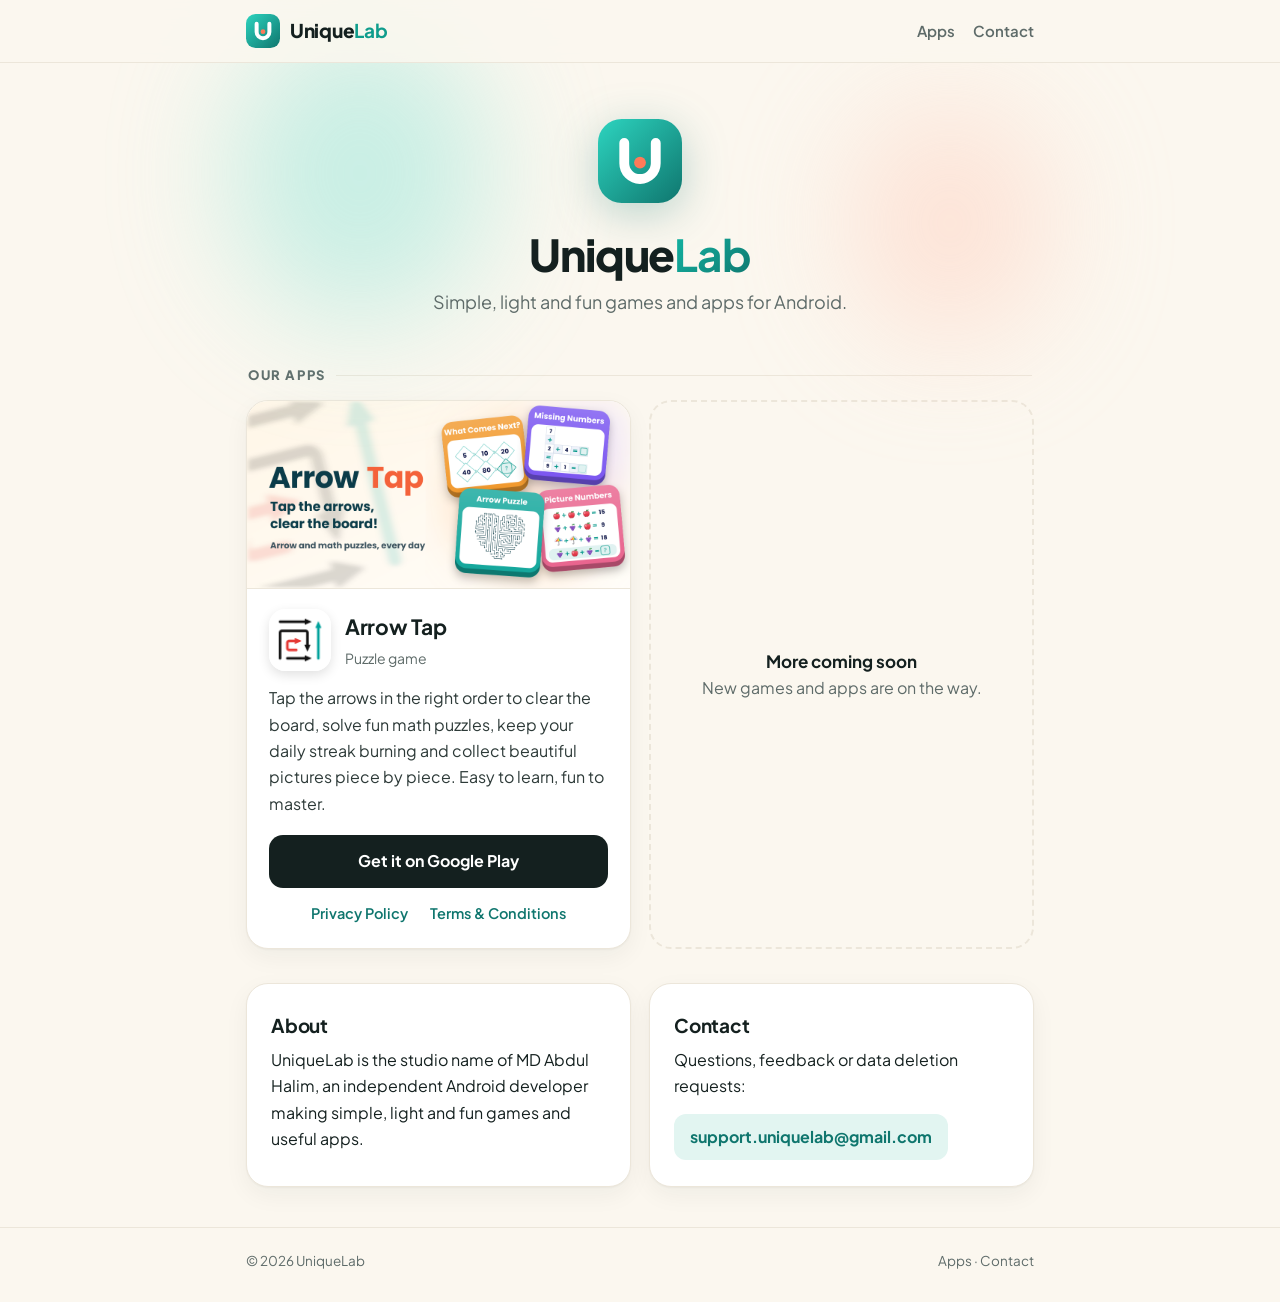
<file: index.html>
<!doctype html><html lang="en"><head><meta charset="utf-8"><meta name="viewport" content="width=device-width,initial-scale=1">
<link rel="icon" href="/logo.svg" type="image/svg+xml"><link rel="icon" href="/favicon-48.png" sizes="48x48" type="image/png"><link rel="apple-touch-icon" href="/apple-touch-icon.png"><meta name="theme-color" content="#FBF7EF">
<link rel="preconnect" href="https://fonts.googleapis.com"><link rel="preconnect" href="https://fonts.gstatic.com" crossorigin><link href="https://fonts.googleapis.com/css2?family=Plus+Jakarta+Sans:wght@400;600;700;800&amp;display=swap" rel="stylesheet">
<link rel="stylesheet" href="/style.css">
<title>UniqueLab – Games &amp; Apps for Android</title>
<meta name="description" content="UniqueLab makes simple, light and fun games and useful apps for Android.">
<meta property="og:title" content="UniqueLab – Games &amp; Apps"><meta property="og:description" content="Simple, light and fun games and apps for Android."><meta property="og:image" content="https://uniquelabapps.com/arrow-tap-banner.png">
<style>
.hero{position:relative;z-index:0;text-align:center;padding:56px 0 40px}
.hero:before,.hero:after{content:"";position:absolute;border-radius:50%;filter:blur(60px);opacity:.55;z-index:-1}
.hero:before{width:260px;height:300px;background:#9FE8DC;left:-16px;top:-40px}
.hero:after{width:200px;height:240px;background:#FFD2C2;right:-16px;top:40px}
.hero .mark{width:84px;height:84px;filter:drop-shadow(0 10px 22px rgba(15,118,110,.28))}
.hero h1{font-size:44px;font-weight:800;letter-spacing:-1.2px;margin:18px 0 6px}
.hero h1 b{background:linear-gradient(135deg,#14B8A6,#0F766E);-webkit-background-clip:text;background-clip:text;color:transparent}
.hero p{color:var(--mut);font-size:18px;max-width:440px;margin:0 auto}
.label{display:flex;align-items:center;gap:10px;font-size:13px;font-weight:800;letter-spacing:1.6px;color:var(--mut);text-transform:uppercase;margin:8px 2px 14px}
.label:after{content:"";flex:1;height:1px;background:var(--line)}
.apps{display:grid;gap:18px}
.app{overflow:hidden;padding:0;transition:transform .2s,box-shadow .2s}
.app:hover{transform:translateY(-3px);box-shadow:0 14px 34px rgba(20,32,31,.10)}
.app img.banner{display:block;width:100%;height:auto;border-bottom:1px solid var(--line)}
.app .body{padding:20px 22px 22px}
.row{display:flex;gap:14px;align-items:center}
.row img{width:62px;height:62px;border-radius:16px;box-shadow:0 4px 12px rgba(0,0,0,.12)}
.row h3{margin:0;font-size:21px;letter-spacing:-.3px}.row p{margin:2px 0 0;color:var(--mut);font-size:14px}
.desc{margin:14px 0 18px;color:#2D3A38}
.btn{display:flex;align-items:center;justify-content:center;gap:8px;width:100%;background:var(--ink);color:#fff;text-decoration:none;font-weight:700;padding:13px 20px;border-radius:14px}
.btn.off{background:#E9E4D9;color:#6C7573;cursor:default}
.links{display:flex;justify-content:center;gap:22px;margin-top:14px;font-size:14.5px;font-weight:600}
.links a{text-decoration:none}
.next{display:flex;flex-direction:column;align-items:center;justify-content:center;text-align:center;min-height:120px;border:2px dashed var(--line);border-radius:22px;color:var(--mut);padding:24px}
.next b{color:var(--ink);font-size:17px}
.duo{display:grid;gap:18px;margin-top:34px}
.duo h2{margin-top:0}
.mail{display:inline-flex;align-items:center;gap:8px;font-weight:700;text-decoration:none;background:#E2F5F1;padding:10px 16px;border-radius:12px;margin-top:4px;word-break:break-all}
@media(min-width:720px){.apps,.duo{grid-template-columns:1fr 1fr}}
@media(max-width:480px){.hero{padding:40px 0 30px}.hero h1{font-size:36px}.hero p{font-size:16.5px}}
</style></head><body>
<header class="top"><div class="wrap"><a class="brand" href="/"><img src="/logo.svg" alt=""><span>Unique<b>Lab</b></span></a><nav class="nav"><a href="/#apps">Apps</a><a href="/#contact">Contact</a></nav></div></header>
<div class="wrap">
<section class="hero"><img class="mark" src="/logo.svg" alt="UniqueLab logo"><h1>Unique<b>Lab</b></h1><p>Simple, light and fun games and apps for Android.</p></section>

<div class="label" id="apps">Our Apps</div>
<div class="apps">

<!-- ===== APP: Arrow Tap ===== -->
<div class="card app">
<a href="https://play.google.com/store/apps/details?id=com.uniquelab.arrowtap" target="_blank" rel="noopener"><img class="banner" src="/arrow-tap-banner.png?v=3" alt="Arrow Tap: Brain Puzzle Game"></a>
<div class="body">
<div class="row"><img src="/arrow-tap-icon.png?v=2" alt="Arrow Tap icon"><div><h3>Arrow Tap</h3><p>Puzzle game</p></div></div>
<p class="desc">Tap the arrows in the right order to clear the board, solve fun math puzzles, keep your daily streak burning and collect beautiful pictures piece by piece. Easy to learn, fun to master.</p>
<a class="btn" href="https://play.google.com/store/apps/details?id=com.uniquelab.arrowtap" target="_blank" rel="noopener">Get it on Google Play</a>
<div class="links"><a href="/arrowtap-privacy.html">Privacy Policy</a><a href="/arrowtap-terms.html">Terms &amp; Conditions</a></div>
</div></div>
<!-- ===== END APP ===== -->

<div class="next"><b>More coming soon</b><span>New games and apps are on the way.</span></div>
</div>

<div class="duo">
<div class="card"><h2>About</h2><p style="margin:0">UniqueLab is the studio name of MD Abdul Halim, an independent Android developer making simple, light and fun games and useful apps.</p></div>
<div class="card" id="contact"><h2>Contact</h2><p style="margin:0 0 10px">Questions, feedback or data deletion requests:</p><a class="mail" href="mailto:support.uniquelab@gmail.com">support.uniquelab@gmail.com</a></div>
</div>
</div>
<div style="height:40px"></div>
<footer><div class="wrap"><span>© 2026 UniqueLab</span><span><a href="/#apps">Apps</a> · <a href="/#contact">Contact</a></span></div></footer>
</body></html>
</file>
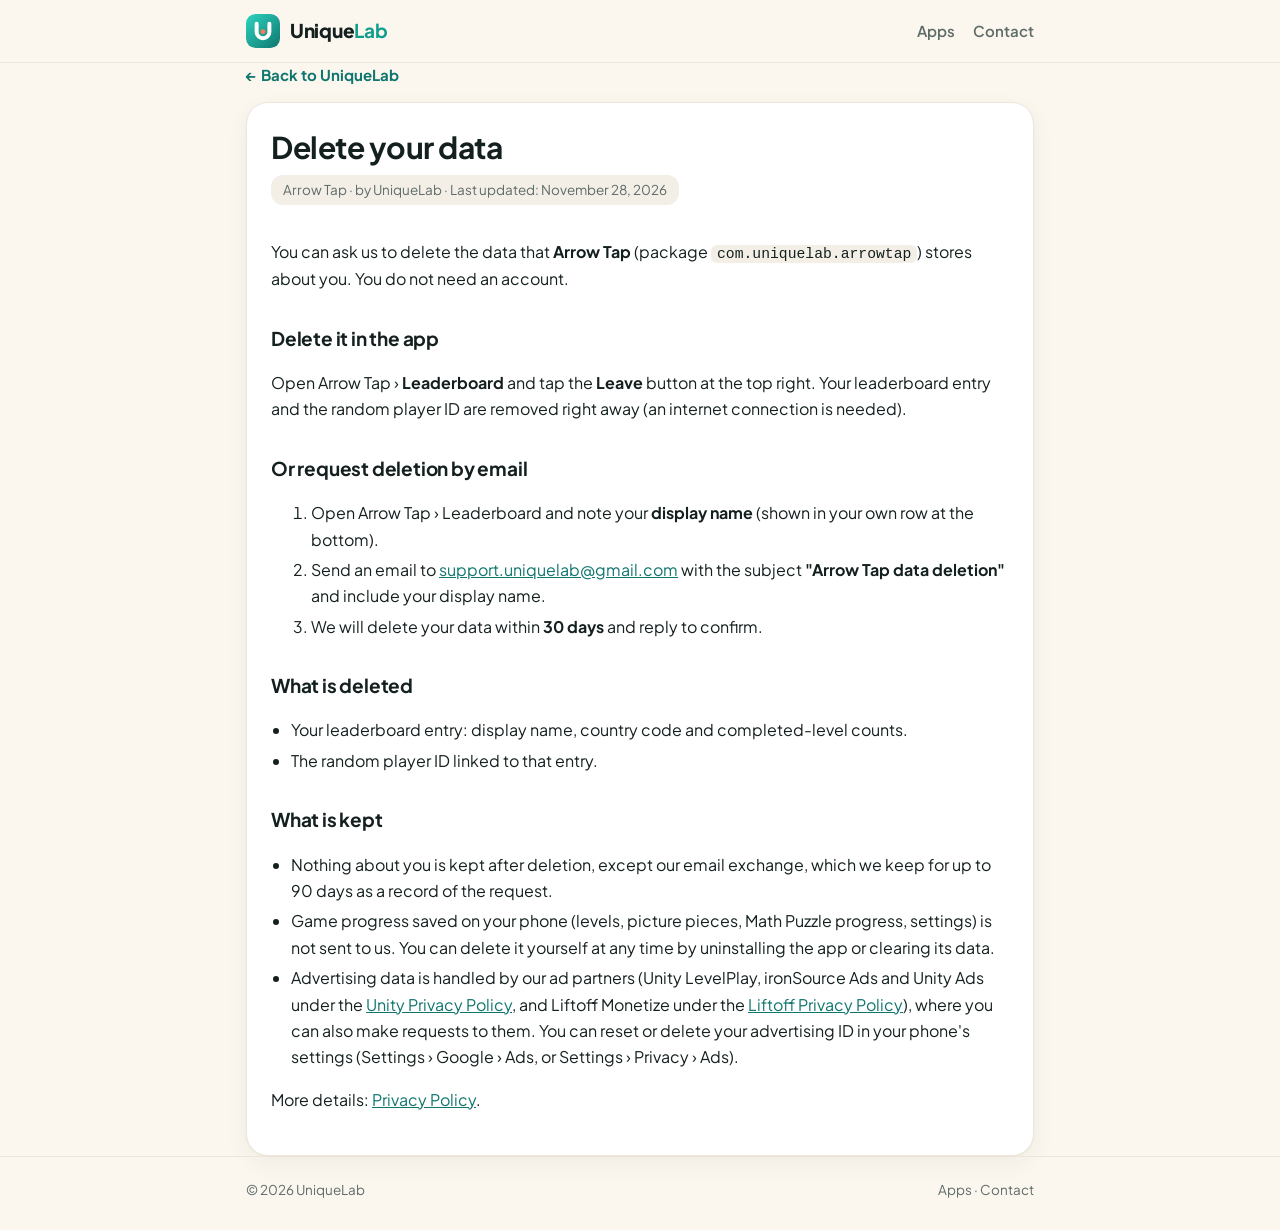
<file: arrowtap-delete-data.html>
<!doctype html><html lang="en"><head><meta charset="utf-8"><meta name="viewport" content="width=device-width,initial-scale=1">
<link rel="icon" href="/logo.svg" type="image/svg+xml"><link rel="icon" href="/favicon-48.png" sizes="48x48" type="image/png"><link rel="apple-touch-icon" href="/apple-touch-icon.png"><meta name="theme-color" content="#FBF7EF">
<link rel="preconnect" href="https://fonts.googleapis.com"><link rel="preconnect" href="https://fonts.gstatic.com" crossorigin><link href="https://fonts.googleapis.com/css2?family=Plus+Jakarta+Sans:wght@400;600;700;800&amp;display=swap" rel="stylesheet">
<link rel="stylesheet" href="/style.css">
<title>Arrow Tap – Delete your data</title></head><body>
<header class="top"><div class="wrap"><a class="brand" href="/"><img src="/logo.svg" alt=""><span>Unique<b>Lab</b></span></a><nav class="nav"><a href="/#apps">Apps</a><a href="/#contact">Contact</a></nav></div></header>
<main class="wrap"><p class="back"><a href="/">← Back to UniqueLab</a></p><div class="card">
<h1>Delete your data</h1><div class="meta">Arrow Tap · by UniqueLab · Last updated: November 28, 2026</div>
<p>You can ask us to delete the data that <b>Arrow Tap</b> (package <code>com.uniquelab.arrowtap</code>) stores about you. You do not need an account.</p>

<h2>Delete it in the app</h2>
<p>Open Arrow Tap › <b>Leaderboard</b> and tap the <b>Leave</b> button at the top right. Your leaderboard entry and the random player ID are removed right away (an internet connection is needed).</p>

<h2>Or request deletion by email</h2>
<ol>
<li>Open Arrow Tap › Leaderboard and note your <b>display name</b> (shown in your own row at the bottom).</li>
<li>Send an email to <a href="mailto:support.uniquelab@gmail.com?subject=Arrow%20Tap%20data%20deletion">support.uniquelab@gmail.com</a> with the subject <b>"Arrow Tap data deletion"</b> and include your display name.</li>
<li>We will delete your data within <b>30 days</b> and reply to confirm.</li>
</ol>

<h2>What is deleted</h2>
<ul>
<li>Your leaderboard entry: display name, country code and completed-level counts.</li>
<li>The random player ID linked to that entry.</li>
</ul>

<h2>What is kept</h2>
<ul>
<li>Nothing about you is kept after deletion, except our email exchange, which we keep for up to 90 days as a record of the request.</li>
<li>Game progress saved on your phone (levels, picture pieces, Math Puzzle progress, settings) is not sent to us. You can delete it yourself at any time by uninstalling the app or clearing its data.</li>
<li>Advertising data is handled by our ad partners (Unity LevelPlay, ironSource Ads and Unity Ads under the <a href="https://unity.com/legal/game-player-and-app-user-privacy-policy">Unity Privacy Policy</a>, and Liftoff Monetize under the <a href="https://liftoff.io/privacy-policy/">Liftoff Privacy Policy</a>), where you can also make requests to them. You can reset or delete your advertising ID in your phone's settings (Settings › Google › Ads, or Settings › Privacy › Ads).</li>
</ul>

<p>More details: <a href="/arrowtap-privacy.html">Privacy Policy</a>.</p>
</div></main>
<footer><div class="wrap"><span>© 2026 UniqueLab</span><span><a href="/#apps">Apps</a> · <a href="/#contact">Contact</a></span></div></footer>
</body></html>
</file>
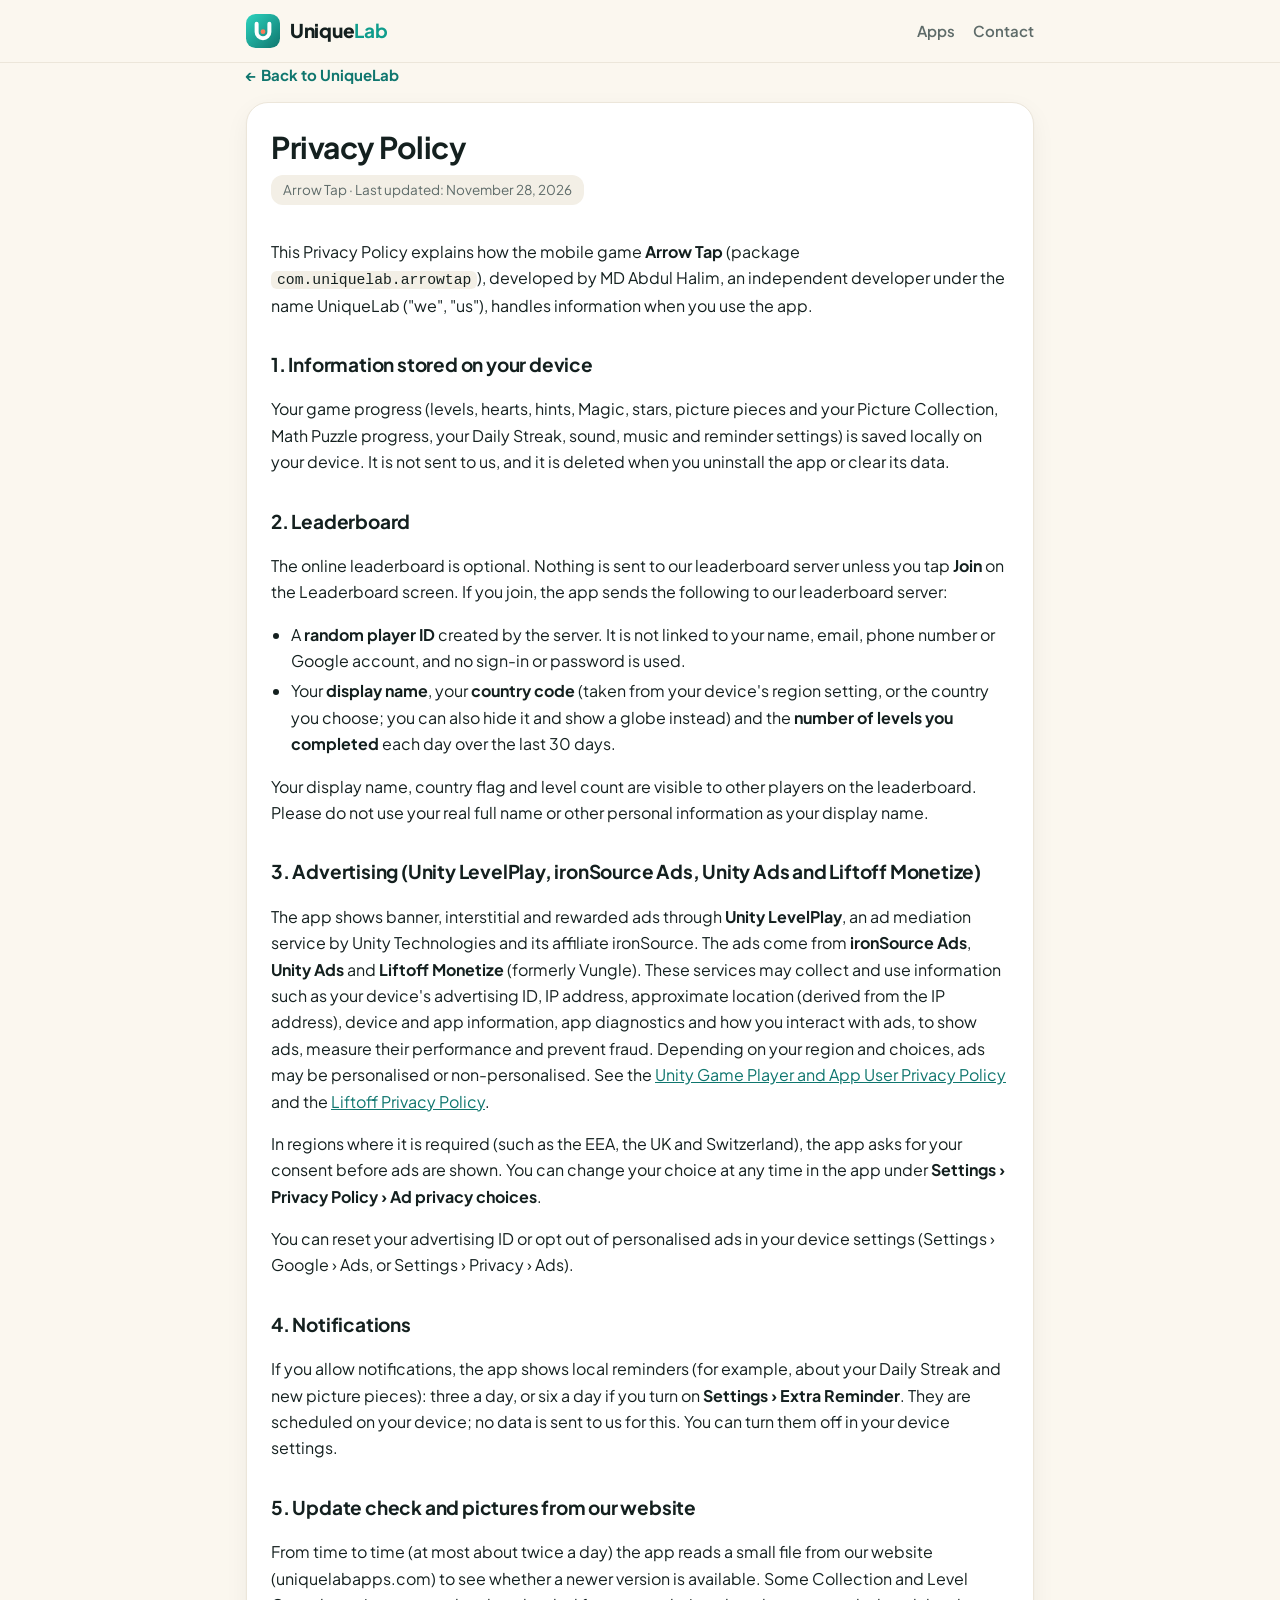
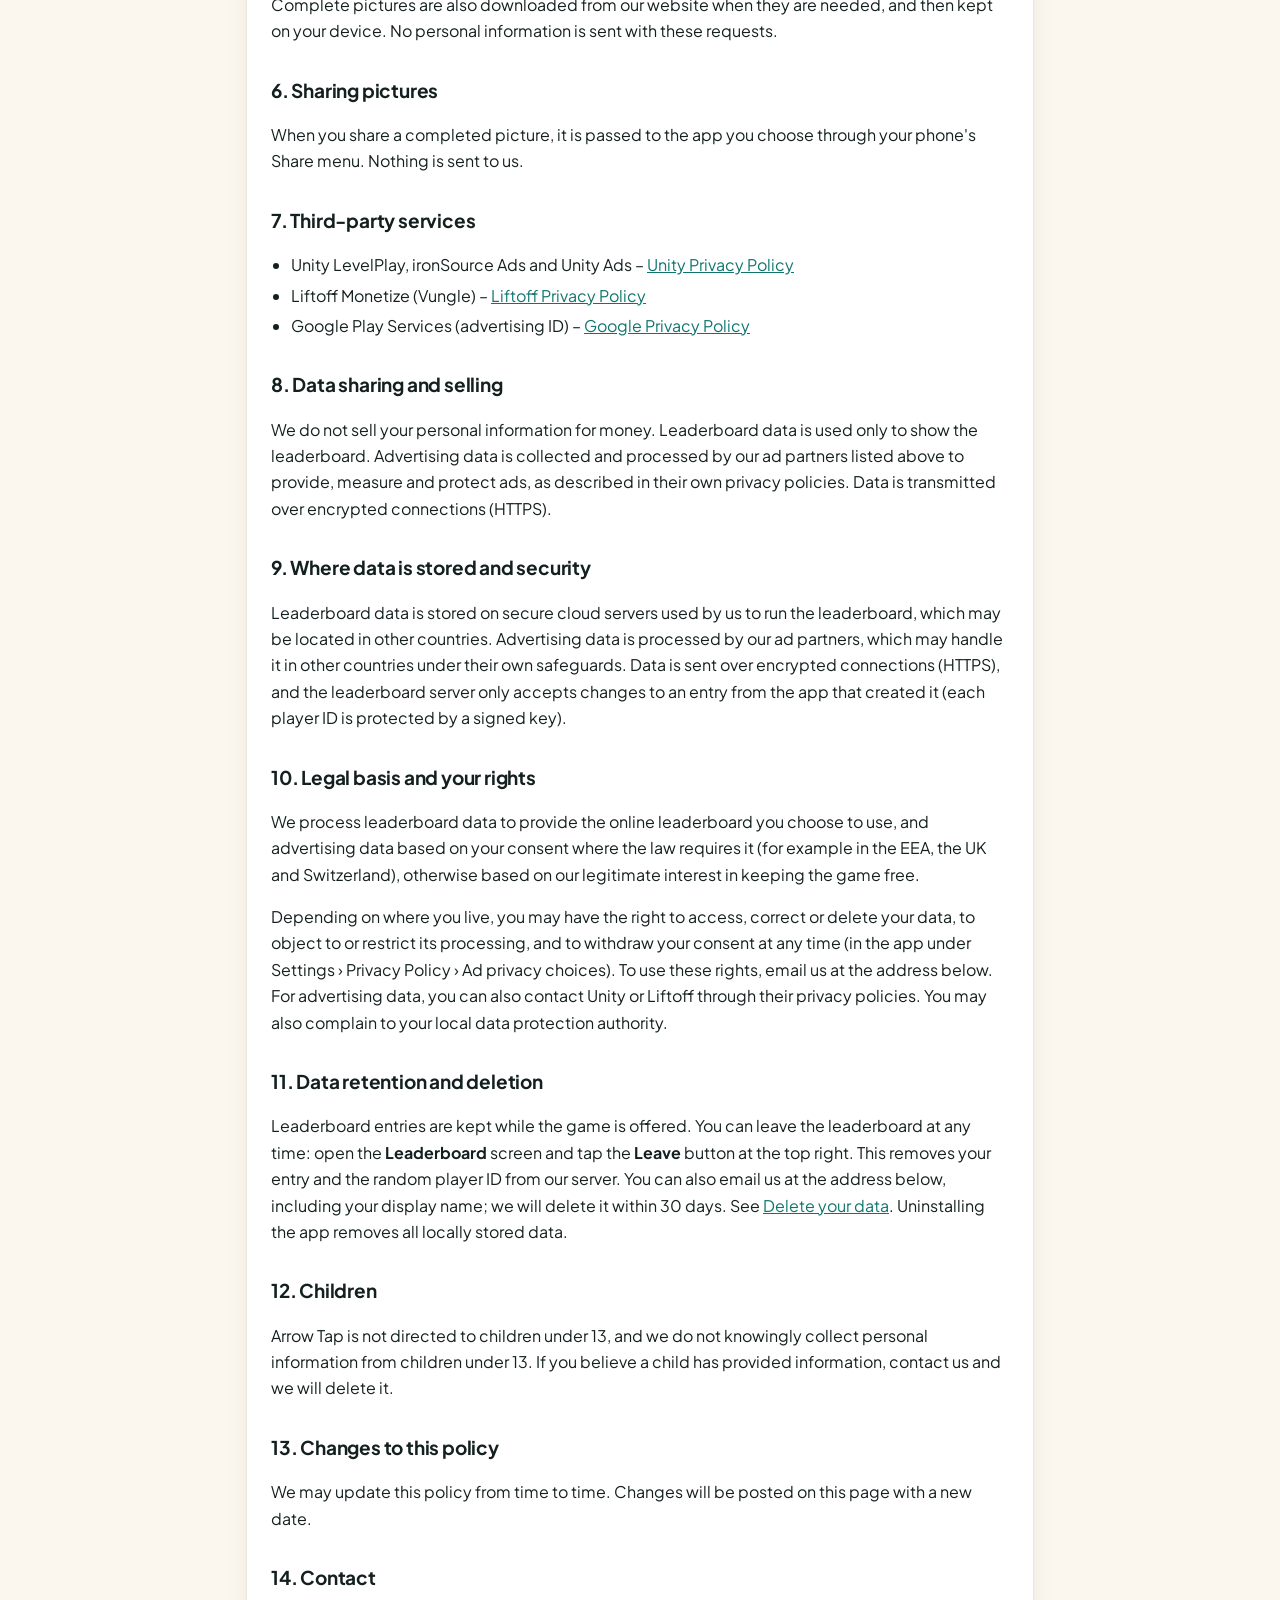
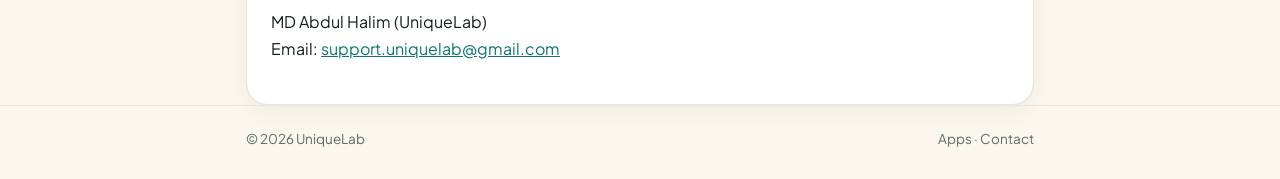
<file: arrowtap-privacy.html>
<!doctype html><html lang="en"><head><meta charset="utf-8"><meta name="viewport" content="width=device-width,initial-scale=1">
<link rel="icon" href="/logo.svg" type="image/svg+xml"><link rel="icon" href="/favicon-48.png" sizes="48x48" type="image/png"><link rel="apple-touch-icon" href="/apple-touch-icon.png"><meta name="theme-color" content="#FBF7EF">
<link rel="preconnect" href="https://fonts.googleapis.com"><link rel="preconnect" href="https://fonts.gstatic.com" crossorigin><link href="https://fonts.googleapis.com/css2?family=Plus+Jakarta+Sans:wght@400;600;700;800&amp;display=swap" rel="stylesheet">
<link rel="stylesheet" href="/style.css">
<title>Arrow Tap – Privacy Policy</title></head><body>
<header class="top"><div class="wrap"><a class="brand" href="/"><img src="/logo.svg" alt=""><span>Unique<b>Lab</b></span></a><nav class="nav"><a href="/#apps">Apps</a><a href="/#contact">Contact</a></nav></div></header>
<main class="wrap"><p class="back"><a href="/">← Back to UniqueLab</a></p><div class="card">
<h1>Privacy Policy</h1><div class="meta">Arrow Tap · Last updated: November 28, 2026</div>
<p>This Privacy Policy explains how the mobile game <b>Arrow Tap</b> (package <code>com.uniquelab.arrowtap</code>), developed by MD Abdul Halim, an independent developer under the name UniqueLab ("we", "us"), handles information when you use the app.</p>

<h2>1. Information stored on your device</h2>
<p>Your game progress (levels, hearts, hints, Magic, stars, picture pieces and your Picture Collection, Math Puzzle progress, your Daily Streak, sound, music and reminder settings) is saved locally on your device. It is not sent to us, and it is deleted when you uninstall the app or clear its data.</p>

<h2>2. Leaderboard</h2>
<p>The online leaderboard is optional. Nothing is sent to our leaderboard server unless you tap <b>Join</b> on the Leaderboard screen. If you join, the app sends the following to our leaderboard server:</p>
<ul>
<li>A <b>random player ID</b> created by the server. It is not linked to your name, email, phone number or Google account, and no sign-in or password is used.</li>
<li>Your <b>display name</b>, your <b>country code</b> (taken from your device's region setting, or the country you choose; you can also hide it and show a globe instead) and the <b>number of levels you completed</b> each day over the last 30 days.</li>
</ul>
<p>Your display name, country flag and level count are visible to other players on the leaderboard. Please do not use your real full name or other personal information as your display name.</p>

<h2>3. Advertising (Unity LevelPlay, ironSource Ads, Unity Ads and Liftoff Monetize)</h2>
<p>The app shows banner, interstitial and rewarded ads through <b>Unity LevelPlay</b>, an ad mediation service by Unity Technologies and its affiliate ironSource. The ads come from <b>ironSource Ads</b>, <b>Unity Ads</b> and <b>Liftoff Monetize</b> (formerly Vungle). These services may collect and use information such as your device's advertising ID, IP address, approximate location (derived from the IP address), device and app information, app diagnostics and how you interact with ads, to show ads, measure their performance and prevent fraud. Depending on your region and choices, ads may be personalised or non-personalised. See the <a href="https://unity.com/legal/game-player-and-app-user-privacy-policy">Unity Game Player and App User Privacy Policy</a> and the <a href="https://liftoff.io/privacy-policy/">Liftoff Privacy Policy</a>.</p>
<p>In regions where it is required (such as the EEA, the UK and Switzerland), the app asks for your consent before ads are shown. You can change your choice at any time in the app under <b>Settings › Privacy Policy › Ad privacy choices</b>.</p>
<p>You can reset your advertising ID or opt out of personalised ads in your device settings (Settings › Google › Ads, or Settings › Privacy › Ads).</p>

<h2>4. Notifications</h2>
<p>If you allow notifications, the app shows local reminders (for example, about your Daily Streak and new picture pieces): three a day, or six a day if you turn on <b>Settings › Extra Reminder</b>. They are scheduled on your device; no data is sent to us for this. You can turn them off in your device settings.</p>

<h2>5. Update check and pictures from our website</h2>
<p>From time to time (at most about twice a day) the app reads a small file from our website (uniquelabapps.com) to see whether a newer version is available. Some Collection and Level Complete pictures are also downloaded from our website when they are needed, and then kept on your device. No personal information is sent with these requests.</p>

<h2>6. Sharing pictures</h2>
<p>When you share a completed picture, it is passed to the app you choose through your phone's Share menu. Nothing is sent to us.</p>

<h2>7. Third-party services</h2>
<ul>
<li>Unity LevelPlay, ironSource Ads and Unity Ads – <a href="https://unity.com/legal/game-player-and-app-user-privacy-policy">Unity Privacy Policy</a></li>
<li>Liftoff Monetize (Vungle) – <a href="https://liftoff.io/privacy-policy/">Liftoff Privacy Policy</a></li>
<li>Google Play Services (advertising ID) – <a href="https://policies.google.com/privacy">Google Privacy Policy</a></li>
</ul>

<h2>8. Data sharing and selling</h2>
<p>We do not sell your personal information for money. Leaderboard data is used only to show the leaderboard. Advertising data is collected and processed by our ad partners listed above to provide, measure and protect ads, as described in their own privacy policies. Data is transmitted over encrypted connections (HTTPS).</p>

<h2>9. Where data is stored and security</h2>
<p>Leaderboard data is stored on secure cloud servers used by us to run the leaderboard, which may be located in other countries. Advertising data is processed by our ad partners, which may handle it in other countries under their own safeguards. Data is sent over encrypted connections (HTTPS), and the leaderboard server only accepts changes to an entry from the app that created it (each player ID is protected by a signed key).</p>

<h2>10. Legal basis and your rights</h2>
<p>We process leaderboard data to provide the online leaderboard you choose to use, and advertising data based on your consent where the law requires it (for example in the EEA, the UK and Switzerland), otherwise based on our legitimate interest in keeping the game free.</p>
<p>Depending on where you live, you may have the right to access, correct or delete your data, to object to or restrict its processing, and to withdraw your consent at any time (in the app under Settings › Privacy Policy › Ad privacy choices). To use these rights, email us at the address below. For advertising data, you can also contact Unity or Liftoff through their privacy policies. You may also complain to your local data protection authority.</p>

<h2>11. Data retention and deletion</h2>
<p>Leaderboard entries are kept while the game is offered. You can leave the leaderboard at any time: open the <b>Leaderboard</b> screen and tap the <b>Leave</b> button at the top right. This removes your entry and the random player ID from our server. You can also email us at the address below, including your display name; we will delete it within 30 days. See <a href="/arrowtap-delete-data.html">Delete your data</a>. Uninstalling the app removes all locally stored data.</p>

<h2>12. Children</h2>
<p>Arrow Tap is not directed to children under 13, and we do not knowingly collect personal information from children under 13. If you believe a child has provided information, contact us and we will delete it.</p>

<h2>13. Changes to this policy</h2>
<p>We may update this policy from time to time. Changes will be posted on this page with a new date.</p>

<h2>14. Contact</h2>
<p>MD Abdul Halim (UniqueLab)<br>Email: <a href="mailto:support.uniquelab@gmail.com">support.uniquelab@gmail.com</a></p>
</div></main>
<footer><div class="wrap"><span>© 2026 UniqueLab</span><span><a href="/#apps">Apps</a> · <a href="/#contact">Contact</a></span></div></footer>
</body></html>
</file>
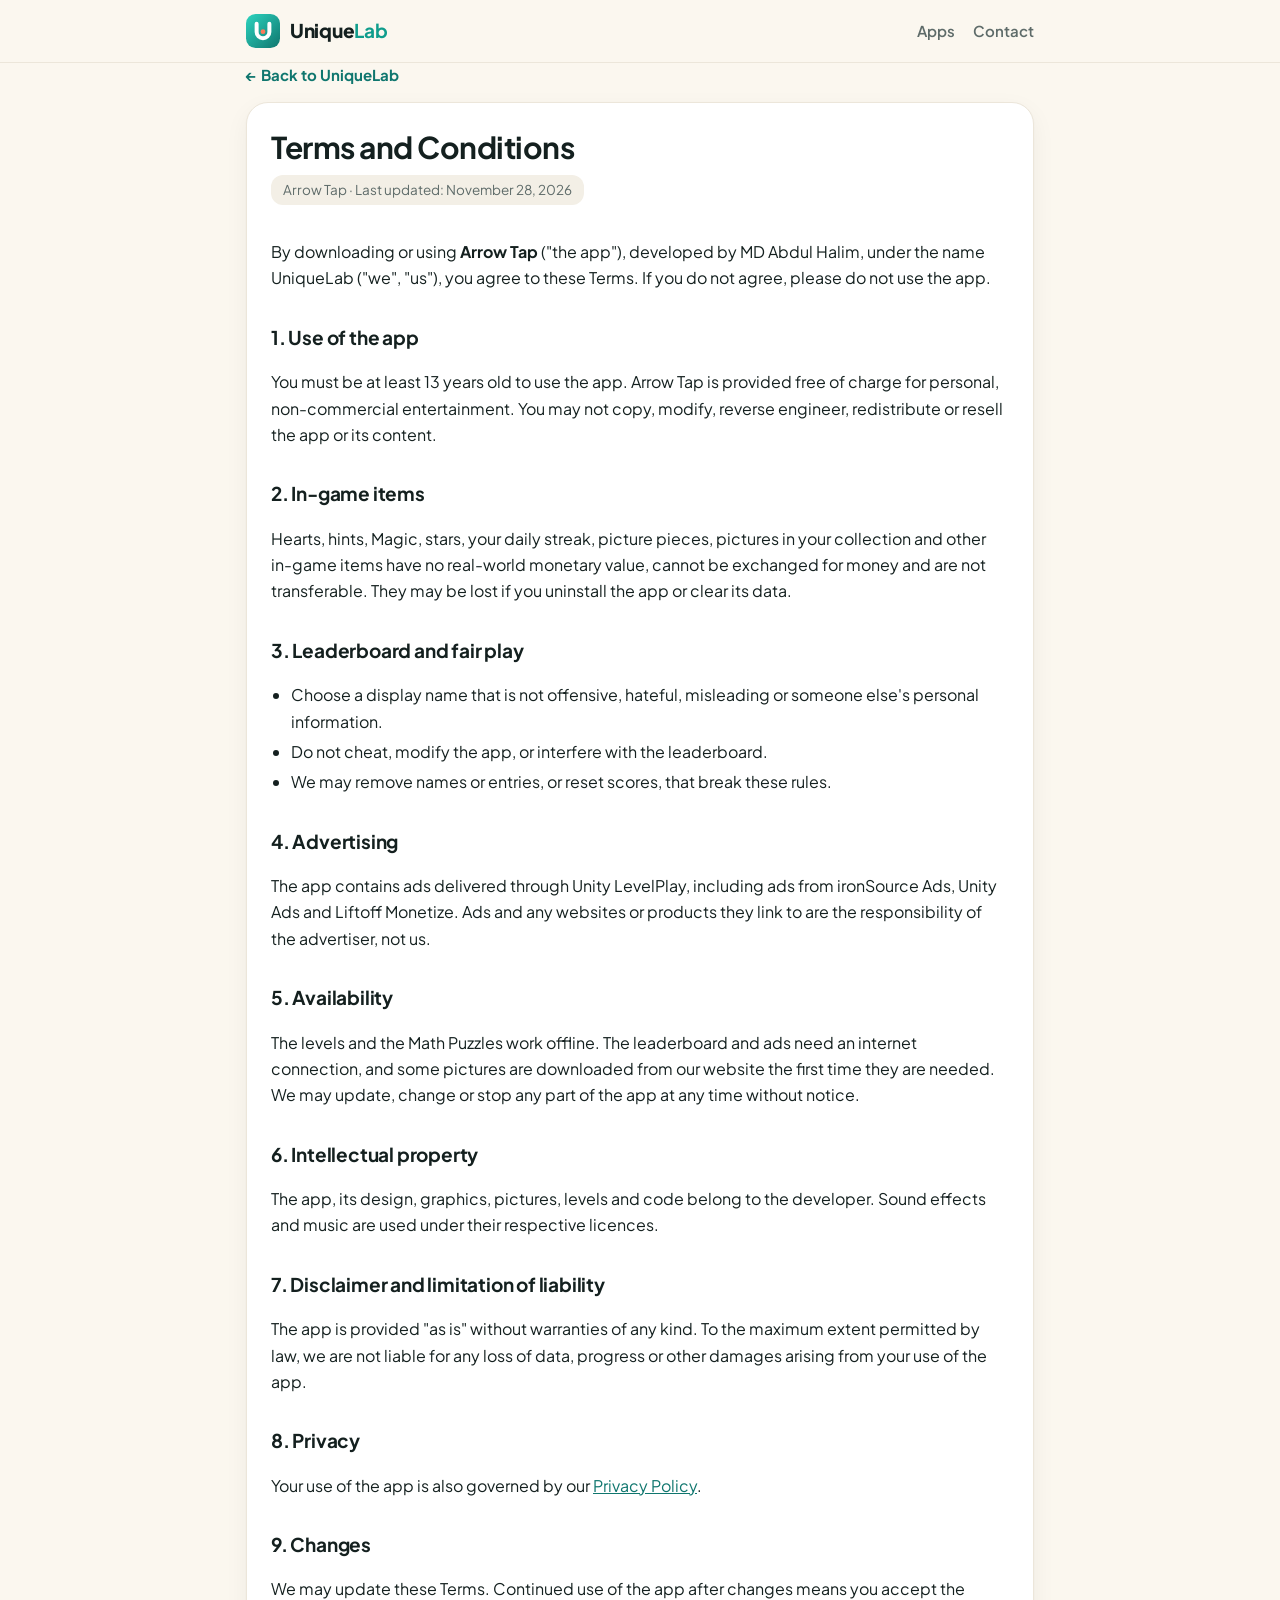
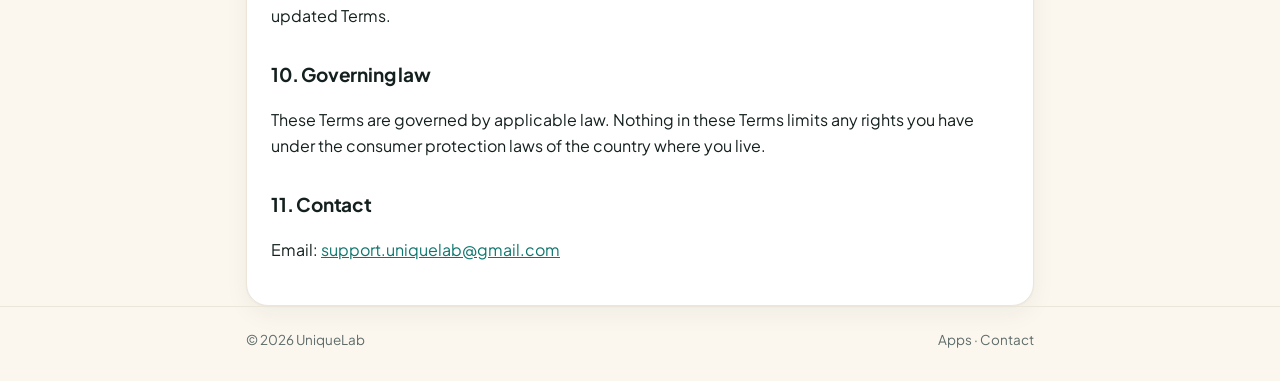
<file: arrowtap-terms.html>
<!doctype html><html lang="en"><head><meta charset="utf-8"><meta name="viewport" content="width=device-width,initial-scale=1">
<link rel="icon" href="/logo.svg" type="image/svg+xml"><link rel="icon" href="/favicon-48.png" sizes="48x48" type="image/png"><link rel="apple-touch-icon" href="/apple-touch-icon.png"><meta name="theme-color" content="#FBF7EF">
<link rel="preconnect" href="https://fonts.googleapis.com"><link rel="preconnect" href="https://fonts.gstatic.com" crossorigin><link href="https://fonts.googleapis.com/css2?family=Plus+Jakarta+Sans:wght@400;600;700;800&amp;display=swap" rel="stylesheet">
<link rel="stylesheet" href="/style.css">
<title>Arrow Tap – Terms and Conditions</title></head><body>
<header class="top"><div class="wrap"><a class="brand" href="/"><img src="/logo.svg" alt=""><span>Unique<b>Lab</b></span></a><nav class="nav"><a href="/#apps">Apps</a><a href="/#contact">Contact</a></nav></div></header>
<main class="wrap"><p class="back"><a href="/">← Back to UniqueLab</a></p><div class="card">
<h1>Terms and Conditions</h1><div class="meta">Arrow Tap · Last updated: November 28, 2026</div>
<p>By downloading or using <b>Arrow Tap</b> ("the app"), developed by MD Abdul Halim, under the name UniqueLab ("we", "us"), you agree to these Terms. If you do not agree, please do not use the app.</p>

<h2>1. Use of the app</h2>
<p>You must be at least 13 years old to use the app. Arrow Tap is provided free of charge for personal, non-commercial entertainment. You may not copy, modify, reverse engineer, redistribute or resell the app or its content.</p>

<h2>2. In-game items</h2>
<p>Hearts, hints, Magic, stars, your daily streak, picture pieces, pictures in your collection and other in-game items have no real-world monetary value, cannot be exchanged for money and are not transferable. They may be lost if you uninstall the app or clear its data.</p>

<h2>3. Leaderboard and fair play</h2>
<ul>
<li>Choose a display name that is not offensive, hateful, misleading or someone else's personal information.</li>
<li>Do not cheat, modify the app, or interfere with the leaderboard.</li>
<li>We may remove names or entries, or reset scores, that break these rules.</li>
</ul>

<h2>4. Advertising</h2>
<p>The app contains ads delivered through Unity LevelPlay, including ads from ironSource Ads, Unity Ads and Liftoff Monetize. Ads and any websites or products they link to are the responsibility of the advertiser, not us.</p>

<h2>5. Availability</h2>
<p>The levels and the Math Puzzles work offline. The leaderboard and ads need an internet connection, and some pictures are downloaded from our website the first time they are needed. We may update, change or stop any part of the app at any time without notice.</p>

<h2>6. Intellectual property</h2>
<p>The app, its design, graphics, pictures, levels and code belong to the developer. Sound effects and music are used under their respective licences.</p>

<h2>7. Disclaimer and limitation of liability</h2>
<p>The app is provided "as is" without warranties of any kind. To the maximum extent permitted by law, we are not liable for any loss of data, progress or other damages arising from your use of the app.</p>

<h2>8. Privacy</h2>
<p>Your use of the app is also governed by our <a href="/arrowtap-privacy.html">Privacy Policy</a>.</p>

<h2>9. Changes</h2>
<p>We may update these Terms. Continued use of the app after changes means you accept the updated Terms.</p>

<h2>10. Governing law</h2>
<p>These Terms are governed by applicable law. Nothing in these Terms limits any rights you have under the consumer protection laws of the country where you live.</p>

<h2>11. Contact</h2>
<p>Email: <a href="mailto:support.uniquelab@gmail.com">support.uniquelab@gmail.com</a></p>
</div></main>
<footer><div class="wrap"><span>© 2026 UniqueLab</span><span><a href="/#apps">Apps</a> · <a href="/#contact">Contact</a></span></div></footer>
</body></html>
</file>
<file: style.css>
:root{--bg:#FBF7EF;--card:#fff;--ink:#14201F;--mut:#5E6B69;--line:#ECE6DA;--acc:#0F9D8C;--acc2:#0F766E;--hot:#FF7A59}
*{box-sizing:border-box}
html{-webkit-text-size-adjust:100%;overflow-x:hidden}
body{margin:0;overflow-x:hidden;background:var(--bg);color:var(--ink);font:16px/1.65 "Plus Jakarta Sans",system-ui,-apple-system,"Segoe UI",Roboto,sans-serif}
a{color:var(--acc2)}
.wrap{max-width:820px;margin:0 auto;padding:0 16px}
/* top bar */
.top{position:sticky;top:0;z-index:5;background:rgba(251,247,239,.85);backdrop-filter:blur(10px);-webkit-backdrop-filter:blur(10px);border-bottom:1px solid var(--line)}
.top .wrap{display:flex;align-items:center;justify-content:space-between;height:62px}
.brand{display:flex;align-items:center;gap:10px;text-decoration:none;color:var(--ink);font-weight:800;font-size:19px;letter-spacing:-.3px}
.brand img{width:34px;height:34px}
.brand b{color:var(--acc)}
.nav{display:flex;gap:18px;font-size:15px;font-weight:600}
.nav a{color:var(--mut);text-decoration:none}.nav a:hover{color:var(--ink)}
/* cards & text pages */
main{padding:28px 0 56px}
.card{background:var(--card);border:1px solid var(--line);border-radius:22px;padding:26px 24px;box-shadow:0 1px 2px rgba(20,32,31,.04),0 8px 24px rgba(20,32,31,.05)}
h1{margin:0 0 6px;font-size:30px;line-height:1.2;letter-spacing:-.5px}
h2{font-size:19px;margin:30px 0 6px;color:var(--ink);letter-spacing:-.2px}
.meta{display:inline-block;color:var(--mut);font-size:13.5px;background:#F3EFE6;border-radius:12px;padding:5px 12px;margin:4px 0 18px;line-height:1.5}
ul{padding-left:20px}li{margin:4px 0}
code{background:#F3EFE6;border-radius:6px;padding:1px 6px;font-size:.92em}
.back{margin:0 0 14px;font-size:15px}.back a{text-decoration:none;font-weight:700}
footer{border-top:1px solid var(--line);color:var(--mut);font-size:13.5px}
footer .wrap{display:flex;flex-wrap:wrap;gap:8px 18px;justify-content:space-between;align-items:center;padding-top:22px;padding-bottom:30px}
footer a{color:var(--mut);text-decoration:none}footer a:hover{color:var(--ink)}
@media(max-width:480px){h1{font-size:26px}.card{padding:22px 18px;border-radius:18px}.nav{gap:14px;font-size:14px}}
</file>
